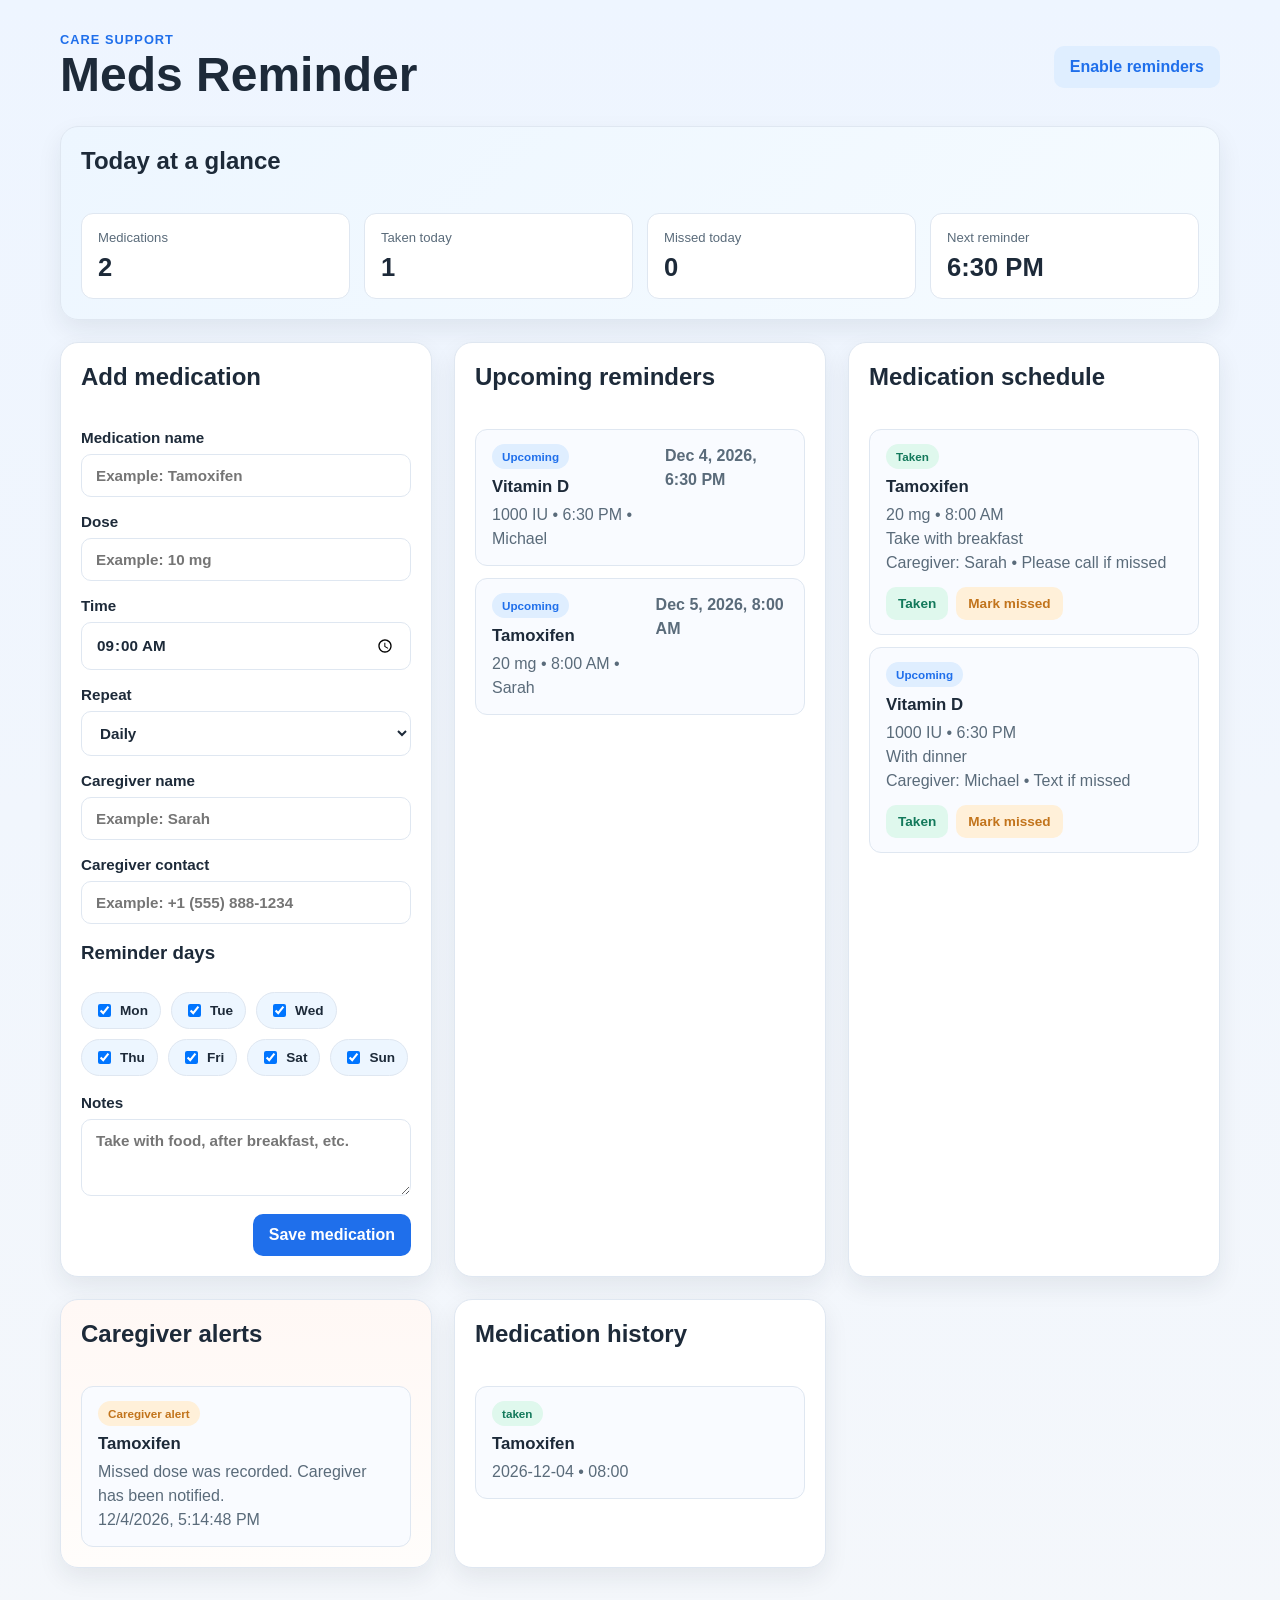
<file: index.html>
<!DOCTYPE html>
<html lang="en">
  <head>
    <meta charset="UTF-8" />
    <meta name="viewport" content="width=device-width, initial-scale=1.0" />
    <title>Meds Reminder</title>
    <meta
      name="description"
      content="Medication reminder app for patients and caregivers."
    />
    <link rel="stylesheet" href="styles.css" />
  </head>
  <body>
    <div class="app-shell">
      <header class="topbar">
        <div>
          <p class="eyebrow">Care support</p>
          <h1>Meds Reminder</h1>
        </div>
        <button id="enableNotificationsBtn" class="secondary-button">
          Enable reminders
        </button>
      </header>

      <main class="dashboard">
        <section class="panel panel-highlight">
          <div class="panel-header">
            <h2>Today at a glance</h2>
          </div>
          <div id="summaryCards" class="summary-grid"></div>
        </section>

        <section class="panel">
          <div class="panel-header">
            <h2>Add medication</h2>
          </div>
          <form id="medicationForm" class="medicine-form">
            <div class="field-grid">
              <label>
                Medication name
                <input id="medName" name="name" type="text" placeholder="Example: Tamoxifen" required />
              </label>

              <label>
                Dose
                <input id="medDose" name="dose" type="text" placeholder="Example: 10 mg" required />
              </label>

              <label>
                Time
                <input id="medTime" name="time" type="time" required />
              </label>

              <label>
                Repeat
                <select id="medRepeat" name="repeat">
                  <option value="daily">Daily</option>
                  <option value="weekly">Weekly</option>
                </select>
              </label>

              <label>
                Caregiver name
                <input id="caregiverName" name="caregiverName" type="text" placeholder="Example: Sarah" />
              </label>

              <label>
                Caregiver contact
                <input id="caregiverContact" name="caregiverContact" type="text" placeholder="Example: +1 (555) 888-1234" />
              </label>
            </div>

            <div class="checkbox-group">
              <h3>Reminder days</h3>
              <div id="daysOfWeek" class="day-picker" aria-label="Select days">
                <label><input type="checkbox" value="Mon" checked /> Mon</label>
                <label><input type="checkbox" value="Tue" checked /> Tue</label>
                <label><input type="checkbox" value="Wed" checked /> Wed</label>
                <label><input type="checkbox" value="Thu" checked /> Thu</label>
                <label><input type="checkbox" value="Fri" checked /> Fri</label>
                <label><input type="checkbox" value="Sat" checked /> Sat</label>
                <label><input type="checkbox" value="Sun" checked /> Sun</label>
              </div>
            </div>

            <label>
              Notes
              <textarea id="medNotes" name="notes" rows="3" placeholder="Take with food, after breakfast, etc."></textarea>
            </label>

            <div class="form-actions">
              <button type="submit" class="primary-button">Save medication</button>
            </div>
          </form>
        </section>

        <section class="panel">
          <div class="panel-header">
            <h2>Upcoming reminders</h2>
          </div>
          <div id="upcomingList" class="list"></div>
        </section>

        <section class="panel">
          <div class="panel-header">
            <h2>Medication schedule</h2>
          </div>
          <div id="medicineList" class="list"></div>
        </section>

        <section class="panel alert-panel">
          <div class="panel-header">
            <h2>Caregiver alerts</h2>
          </div>
          <div id="caregiverAlerts" class="list"></div>
        </section>

        <section class="panel">
          <div class="panel-header">
            <h2>Medication history</h2>
          </div>
          <div id="historyList" class="list"></div>
        </section>
      </main>
    </div>

    <template id="summaryCardTemplate">
      <div class="summary-card">
        <span class="summary-label"></span>
        <strong class="summary-value"></strong>
      </div>
    </template>

    <script src="app.js"></script>
  </body>
</html>
</file>
<file: styles.css>
* {
  box-sizing: border-box;
}

:root {
  --bg: #f4f7fb;
  --panel: #ffffff;
  --panel-alt: #edf6ff;
  --primary: #1f6feb;
  --primary-soft: #dfeeff;
  --strong: #1d2a39;
  --muted: #5a6b7a;
  --success: #13795b;
  --success-soft: #dff8ed;
  --warning: #c2741c;
  --warning-soft: #fff0d9;
  --danger: #c23b3b;
  --danger-soft: #ffe0e0;
  --border: #dfe7f1;
  --shadow: 0 10px 25px rgba(22, 33, 50, 0.08);
}

body {
  margin: 0;
  font-family: Arial, Helvetica, sans-serif;
  background: linear-gradient(180deg, #eef5ff 0%, var(--bg) 100%);
  color: var(--strong);
}

button,
input,
select,
textarea {
  font: inherit;
}

button {
  cursor: pointer;
}

.app-shell {
  max-width: 1200px;
  margin: 0 auto;
  padding: 32px 20px 60px;
}

.topbar {
  display: flex;
  justify-content: space-between;
  align-items: center;
  gap: 16px;
  margin-bottom: 24px;
}

.eyebrow {
  margin: 0;
  font-size: 0.8rem;
  letter-spacing: 0.08em;
  text-transform: uppercase;
  color: var(--primary);
  font-weight: 700;
}

h1,
h2,
h3,
p {
  margin-top: 0;
}

h1 {
  margin-bottom: 0;
  font-size: clamp(2rem, 4vw, 3rem);
}

.dashboard {
  display: grid;
  grid-template-columns: repeat(auto-fit, minmax(280px, 1fr));
  gap: 22px;
}

.panel {
  background: var(--panel);
  border: 1px solid var(--border);
  border-radius: 18px;
  box-shadow: var(--shadow);
  padding: 20px;
}

.panel-highlight {
  grid-column: 1 / -1;
  background: linear-gradient(135deg, var(--panel-alt), #f5fbff);
}

.panel-header {
  display: flex;
  justify-content: space-between;
  align-items: center;
  margin-bottom: 18px;
}

.summary-grid {
  display: grid;
  grid-template-columns: repeat(auto-fit, minmax(120px, 1fr));
  gap: 14px;
}

.summary-card {
  background: var(--panel);
  border-radius: 12px;
  padding: 16px;
  border: 1px solid var(--border);
}

.summary-label {
  display: block;
  font-size: 0.82rem;
  color: var(--muted);
  margin-bottom: 8px;
}

.summary-value {
  font-size: 1.6rem;
}

.medicine-form {
  display: flex;
  flex-direction: column;
  gap: 18px;
}

.field-grid {
  display: grid;
  grid-template-columns: repeat(auto-fit, minmax(180px, 1fr));
  gap: 16px;
}

label {
  display: flex;
  flex-direction: column;
  gap: 8px;
  color: var(--strong);
  font-size: 0.95rem;
  font-weight: 600;
}

input,
select,
textarea {
  width: 100%;
  padding: 12px 14px;
  border-radius: 10px;
  border: 1px solid var(--border);
  background: #fff;
  color: var(--strong);
}

input:focus,
select:focus,
textarea:focus {
  outline: 3px solid rgba(31, 111, 235, 0.15);
  border-color: var(--primary);
}

.checkbox-group {
  display: flex;
  flex-direction: column;
  gap: 10px;
}

.day-picker {
  display: flex;
  gap: 10px;
  flex-wrap: wrap;
}

.day-picker label {
  display: inline-flex;
  align-items: center;
  gap: 6px;
  flex-direction: row;
  background: var(--panel-alt);
  border: 1px solid var(--border);
  border-radius: 999px;
  padding: 8px 12px;
  font-size: 0.85rem;
  font-weight: 600;
}

.day-picker input {
  width: auto;
}

.primary-button,
.secondary-button,
.action-button {
  border: none;
  border-radius: 10px;
  padding: 12px 16px;
  font-weight: 700;
  transition: transform 0.15s ease, opacity 0.15s ease;
}

.primary-button {
  background: var(--primary);
  color: #fff;
}

.secondary-button {
  background: var(--primary-soft);
  color: var(--primary);
}

.action-button {
  background: var(--success-soft);
  color: var(--success);
  padding: 9px 12px;
  font-size: 0.85rem;
}

.action-button.warning {
  background: var(--warning-soft);
  color: var(--warning);
}

.primary-button:hover,
.secondary-button:hover,
.action-button:hover {
  transform: translateY(-1px);
}

.form-actions {
  display: flex;
  justify-content: flex-end;
}

.list {
  display: flex;
  flex-direction: column;
  gap: 12px;
}

.list-item {
  display: flex;
  justify-content: space-between;
  align-items: flex-start;
  gap: 16px;
  padding: 14px 16px;
  background: #f9fbff;
  border: 1px solid var(--border);
  border-radius: 12px;
}

.list-item h3 {
  margin: 0 0 6px;
  font-size: 1.05rem;
}

.list-item p {
  margin: 0;
  color: var(--muted);
  line-height: 1.5;
}

.status {
  display: inline-block;
  padding: 6px 10px;
  border-radius: 999px;
  font-size: 0.73rem;
  font-weight: 700;
  margin-bottom: 8px;
}

.status.taken {
  background: var(--success-soft);
  color: var(--success);
}

.status.missed {
  background: var(--danger-soft);
  color: var(--danger);
}

.status.upcoming {
  background: var(--primary-soft);
  color: var(--primary);
}

.status.caregiver {
  background: var(--warning-soft);
  color: var(--warning);
}

.item-actions {
  display: flex;
  flex-wrap: wrap;
  gap: 8px;
  margin-top: 12px;
}

.empty-state {
  padding: 14px 12px;
  border: 1px dashed var(--border);
  color: var(--muted);
  border-radius: 12px;
  background: #fafcff;
}

.alert-panel {
  background: linear-gradient(180deg, #fff8f5, #fffdfb);
}

@media (max-width: 640px) {
  .topbar {
    flex-direction: column;
    align-items: flex-start;
  }

  .list-item {
    flex-direction: column;
  }
}
</file>
